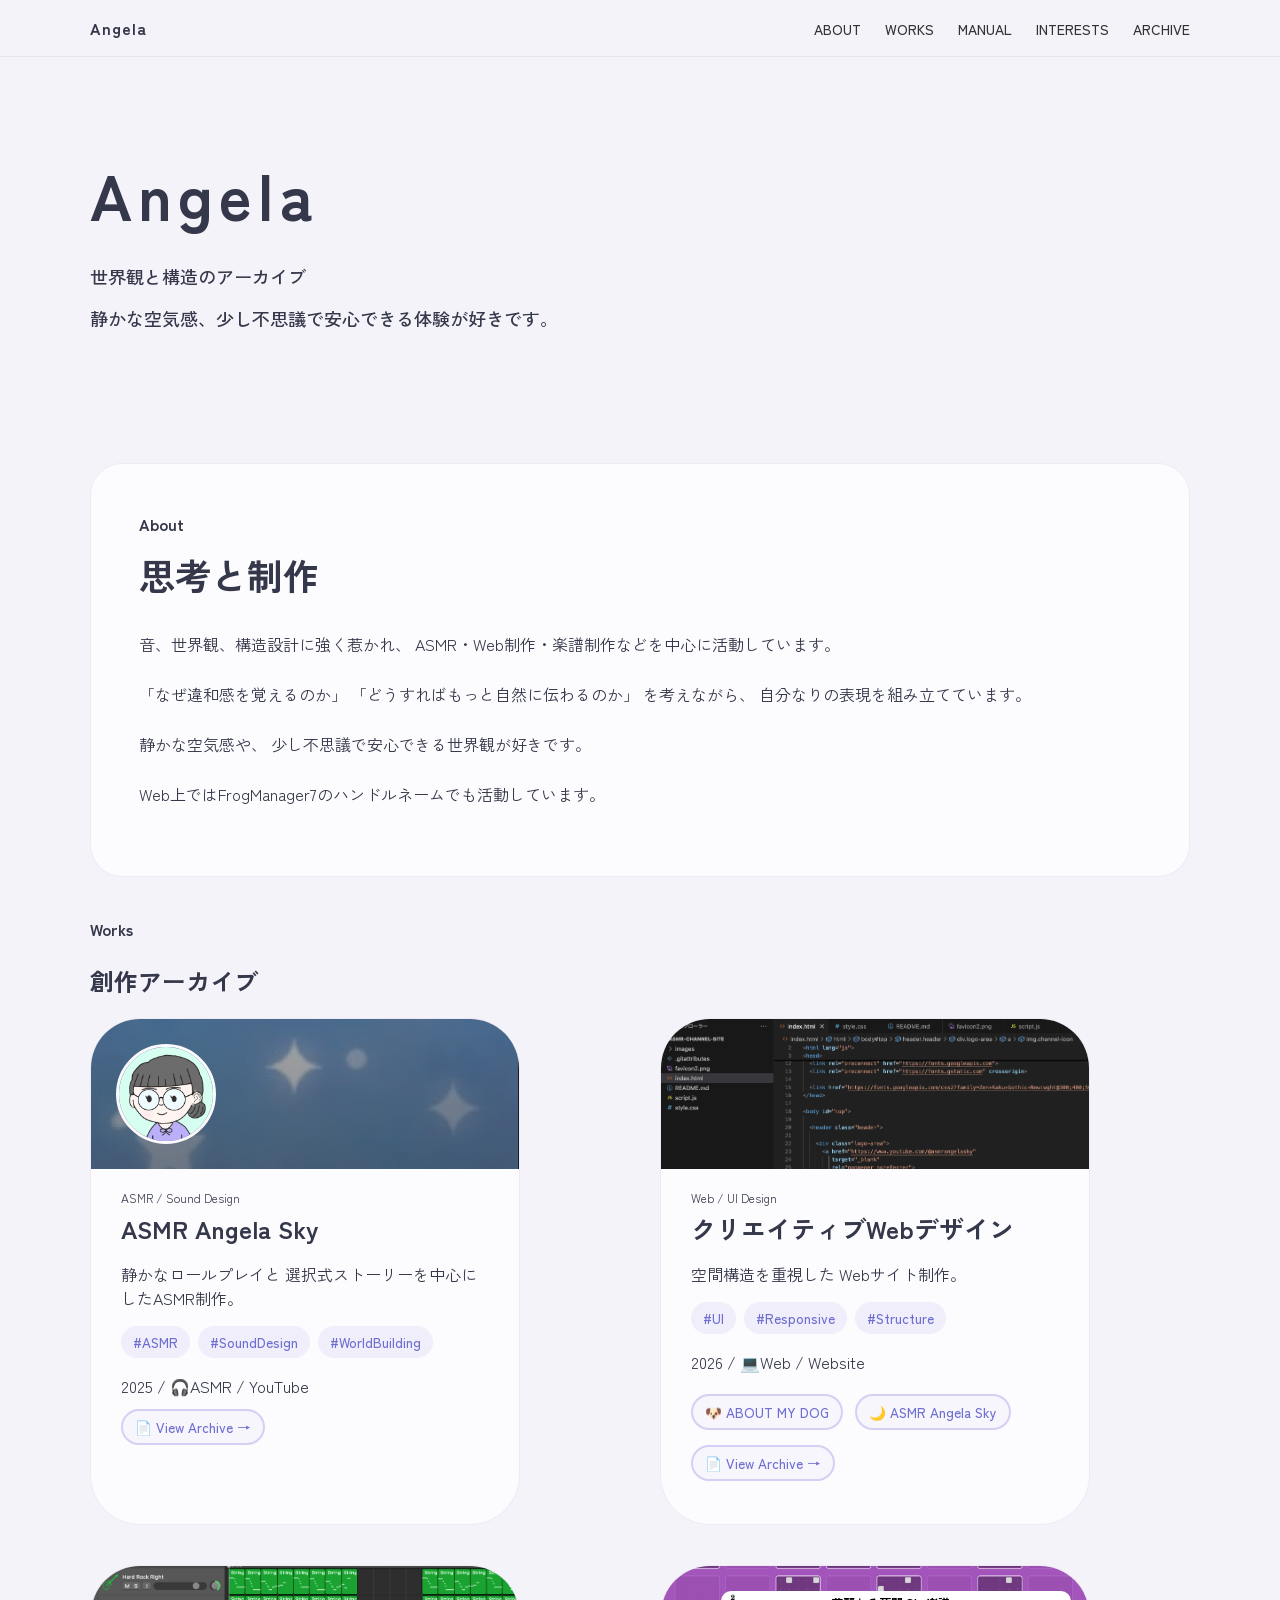
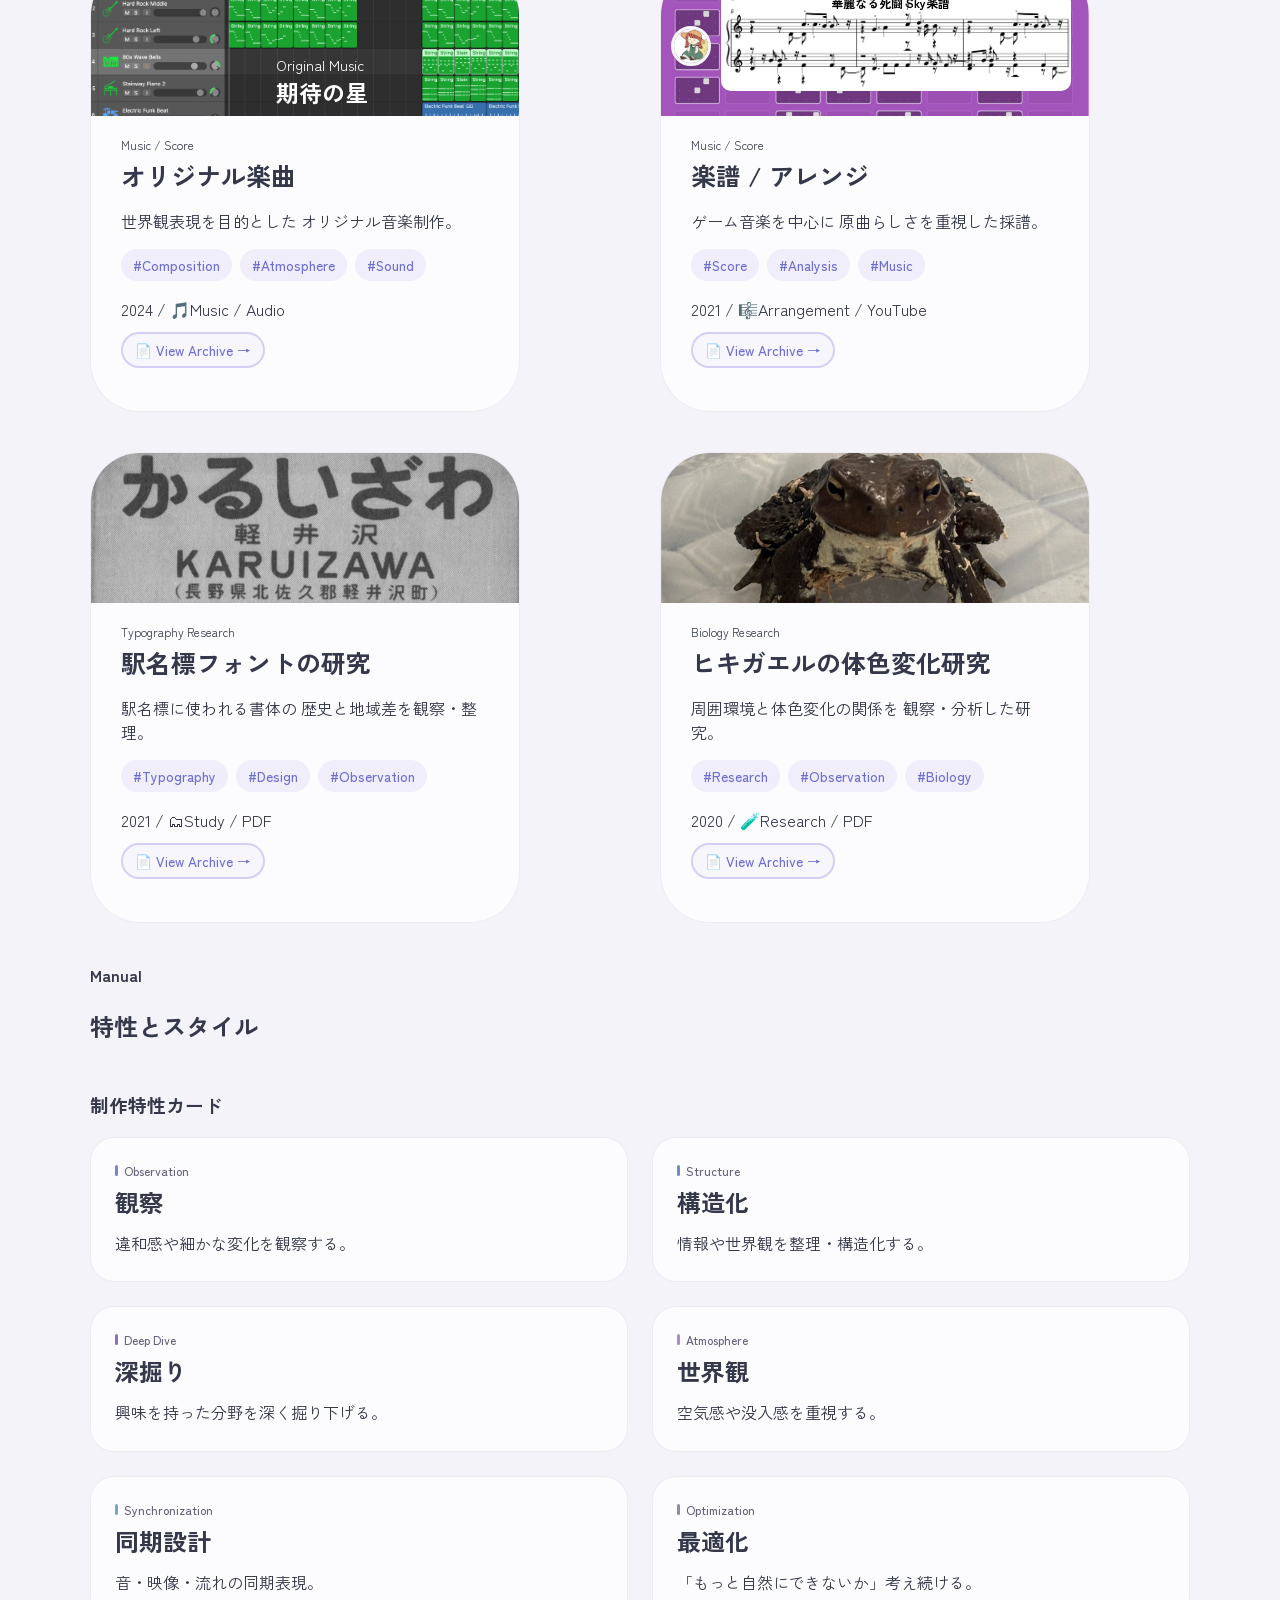
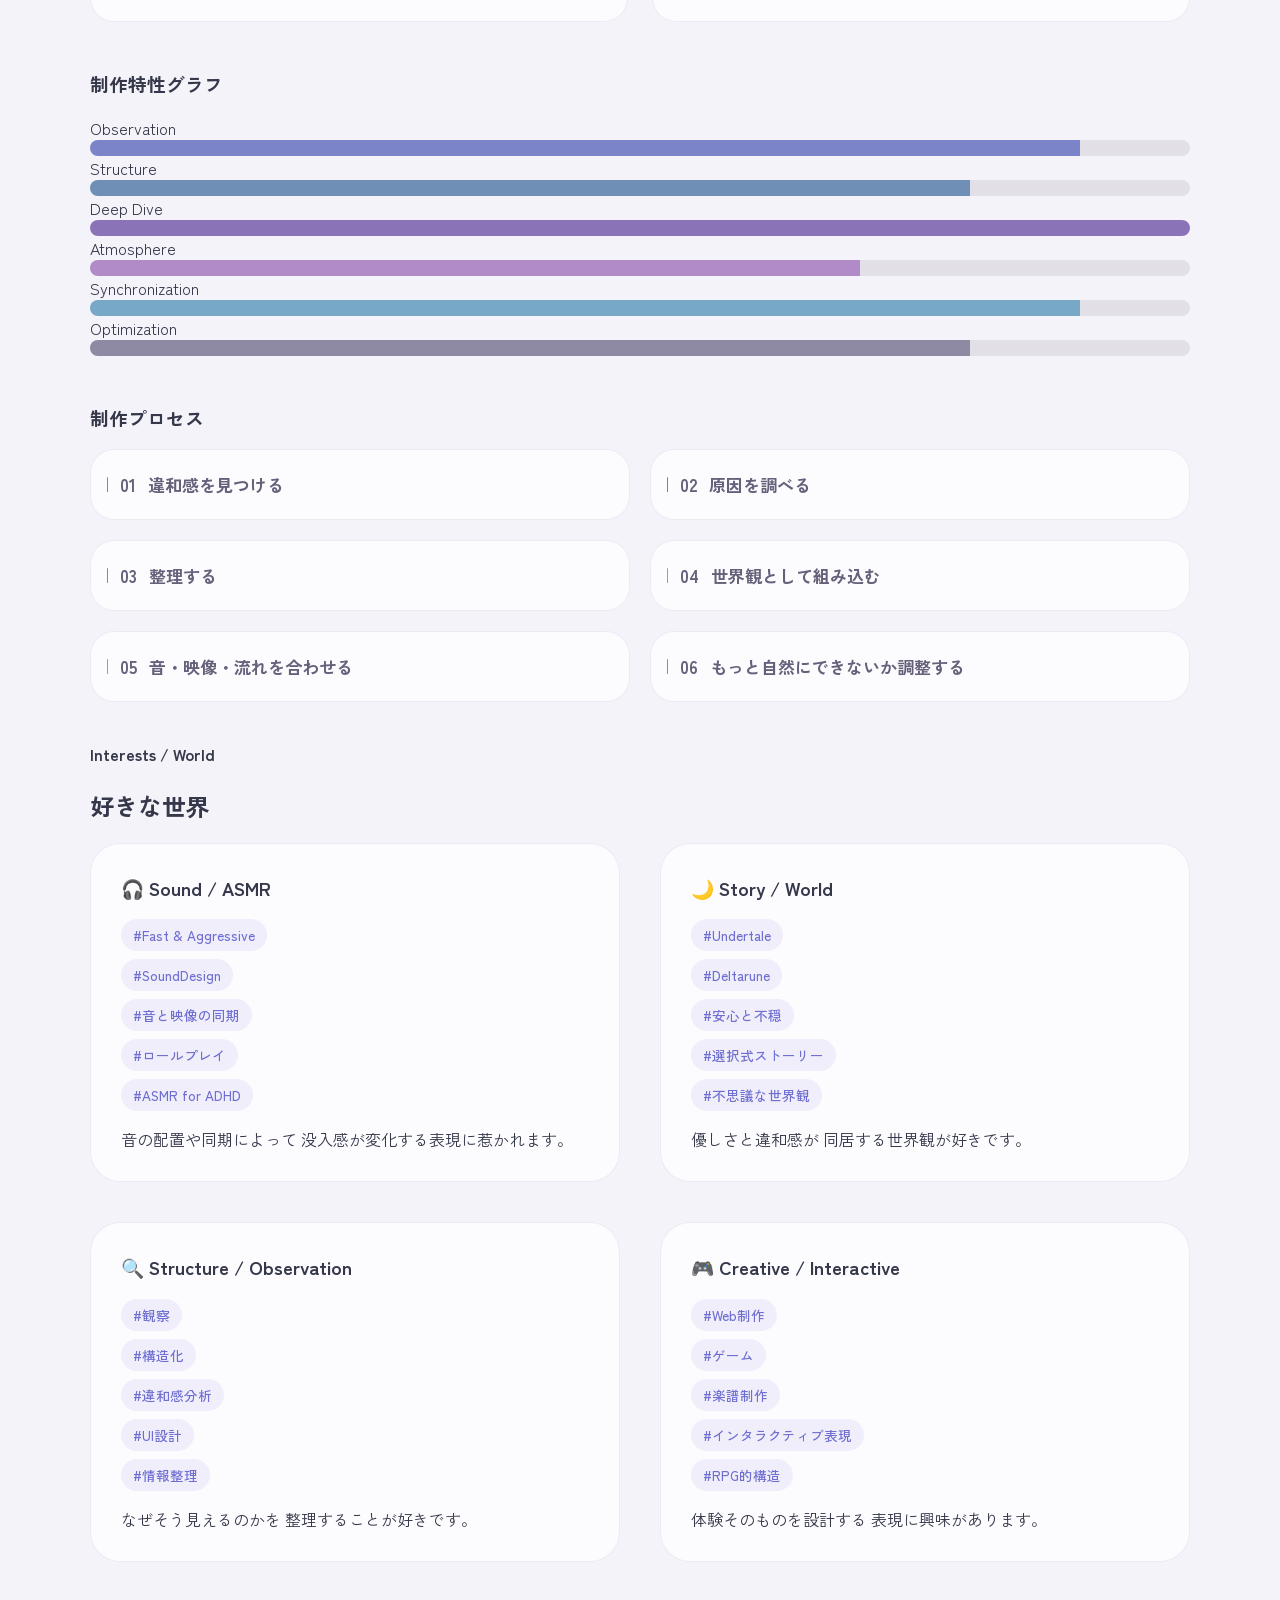
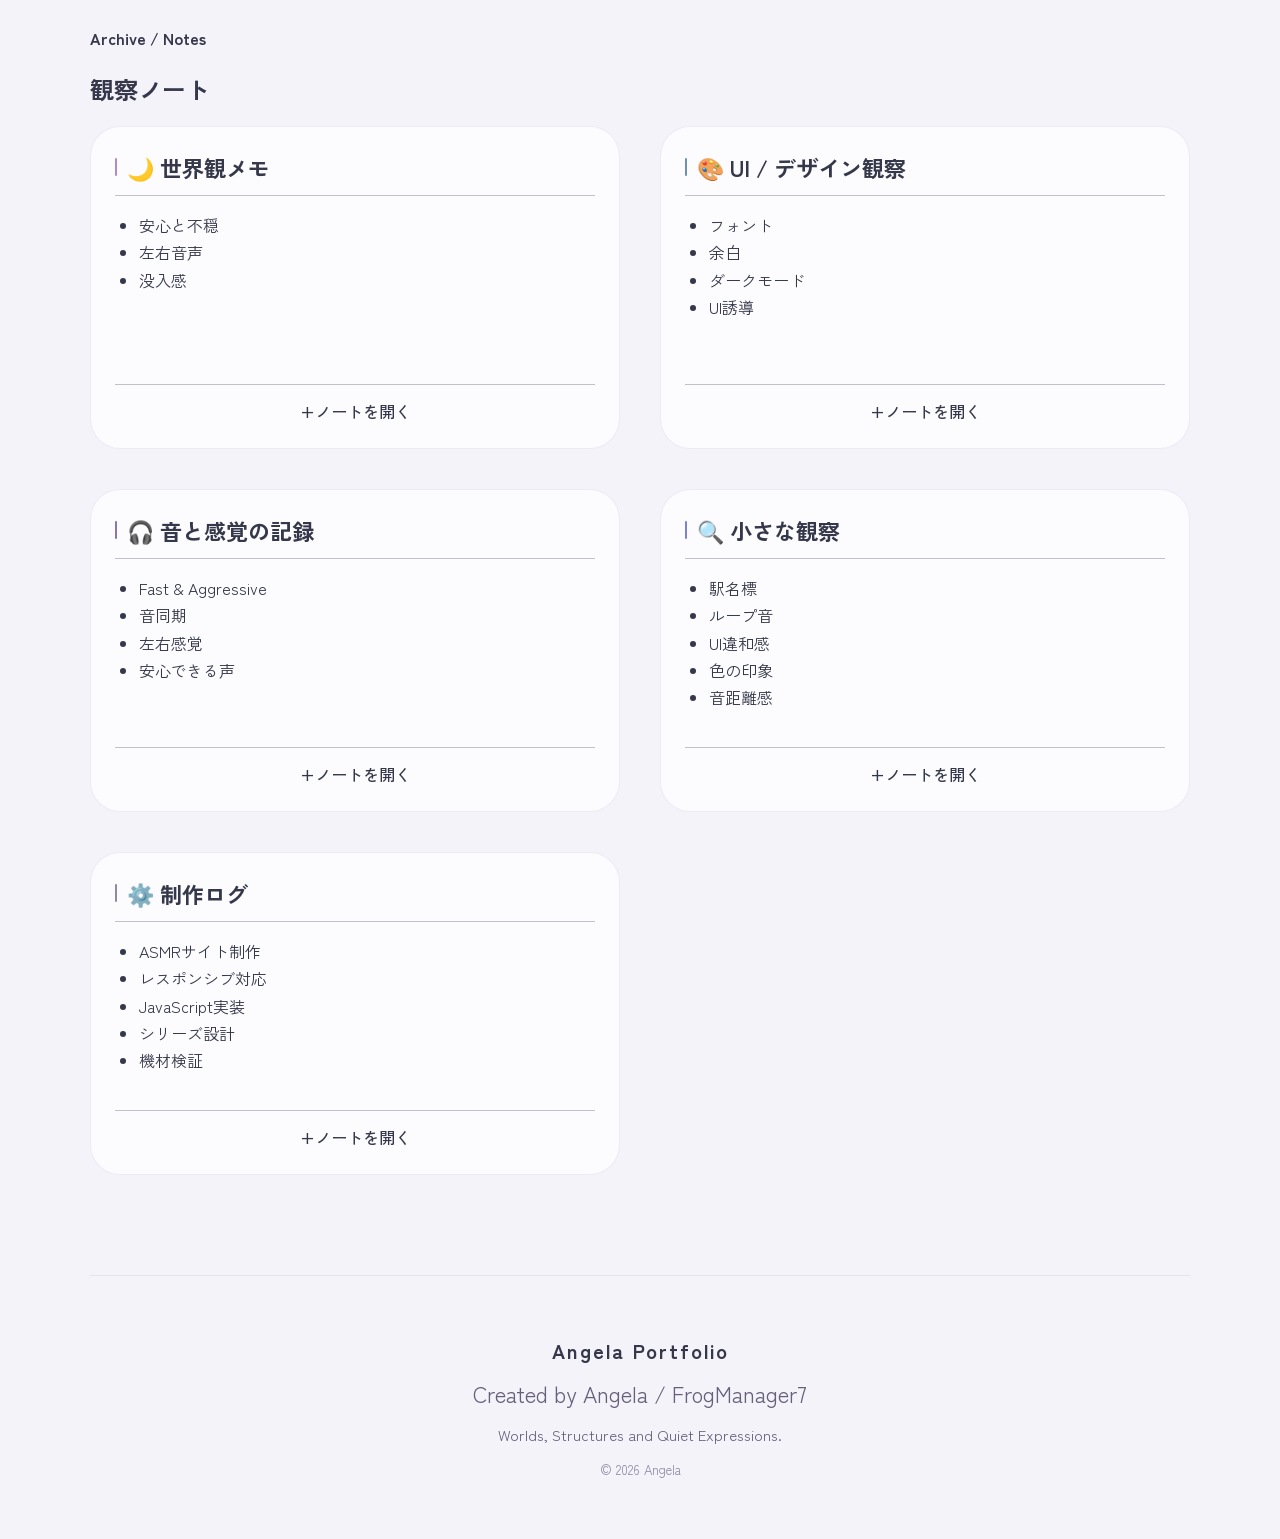
<file: index.html>
<!DOCTYPE html>
<html lang="ja">
<head>
  <meta charset="UTF-8">
  <meta name="viewport" content="width=device-width, initial-scale=1.0">
  <title>Angela Portfolio</title>

  <link rel="icon" type="image/png" href="./favicon.png?v=3">

  <link rel="stylesheet" href="style.css">

  <link rel="preconnect" href="https://fonts.googleapis.com">
  <link rel="preconnect" href="https://fonts.gstatic.com" crossorigin>

  <link href="https://fonts.googleapis.com/css2?family=Zen+Kaku+Gothic+New:wght@400;500;700&display=swap" rel="stylesheet">
</head>

<body>

 <header>
  <div class="container">

    <a href="#" class="logo">
      Angela
    </a>
    <button class="menu-button">☰</button>
    <nav class="nav-menu">
      <ul>
        <li><a href="#about">ABOUT</a></li>
        <li><a href="#works">WORKS</a></li>
        <li><a href="#manual">MANUAL</a></li>
        <li><a href="#interests">INTERESTS</a></li>
        <li><a href="#archive">ARCHIVE</a></li>
      </ul>
    </nav>

  </div> 
 </header>

 <main class="container">

  <section class="hero">
    <h1>Angela</h1>
    <p>世界観と構造のアーカイブ</p>
    <p>静かな空気感、少し不思議で安心できる体験が好きです。</p>
  </section>

  <section id="about" class="about">
    <h4>About</h4>
    <h2>思考と制作</h2>
    <p>
      音、世界観、構造設計に強く惹かれ、
      ASMR・Web制作・楽譜制作などを中心に活動しています。
    </p>
  
    <p>
      「なぜ違和感を覚えるのか」
      「どうすればもっと自然に伝わるのか」
      を考えながら、
      自分なりの表現を組み立てています。
    </p>
    <p>
      静かな空気感や、
      少し不思議で安心できる世界観が好きです。
    </p>
    <p>
      Web上ではFrogManager7のハンドルネームでも活動しています。
    </p>
  </section>

  <section id="works" class="works">
    <h4>Works</h4>
    <h2>創作アーカイブ</h2>
    <div class="works-grid">
     <div class="work-card">
      <div class="work-header">
       <img src="images/angela-banner.png" alt="Angela Sky Banner" class="angela-banner">
       <img src="images/angela-icon.jpg" alt="Angela Sky Icon" class="angela-icon">
      </div>
      <div class="work-content">
        <p class="work-label">ASMR / Sound Design</p>
        <h3>ASMR Angela Sky</h3>
        <p>
          静かなロールプレイと
          選択式ストーリーを中心にしたASMR制作。
        </p>
        <div class="tags">
          <span class="tag">#ASMR</span>
          <span class="tag">#SoundDesign</span>
          <span class="tag">#WorldBuilding</span>
        </div>
        <p>2025 / 🎧ASMR / YouTube</p>
        <a href="https://youtube.com/@asmrangelasky?si=-95gaFVhAXAsaj67" class="archive-link">
          📄 View Archive →
        </a>
      </div>
     </div>
    <div class="work-card">
      <img src="images/vscode-screen.png" alt="vscode-screen" class="vscode">
      <div class="work-content">
        <p class="work-label">Web / UI Design</p>
        <h3>クリエイティブWebデザイン</h3>
        <p>
          空間構造を重視した
          Webサイト制作。
        </p>
        <div class="tags">
          <span class="tag">#UI</span>
          <span class="tag">#Responsive</span>
          <span class="tag">#Structure</span>
        </div>
        <p>2026 / 💻Web / Website</p>
        <div class="project-links">
         <a href="https://frogmanager7.github.io/about-my-dog/" class="project-link">🐶 ABOUT MY DOG</a>
         <a href="https://frogmanager7.github.io/asmr-channel-site/" class="project-link">🌙 ASMR Angela Sky</a>
        </div>
        <a href="https://github.com/FrogManager7" class="archive-link">
          📄 View Archive →
        </a>
      </div>
    </div>
        <div class="work-card">
    <div class="work-header">
      <img src="images/logic-pro-screen.png" alt="logicpro-screen" class="logicpro">
      <div class="banner-text">
        <p>Original Music</p>
        <h4>期待の星</h4>
      </div>
    </div>
      <div class="work-content">
        <p class="work-label">Music / Score</p>
        <h3>オリジナル楽曲</h3>
        <p>
          世界観表現を目的とした
          オリジナル音楽制作。
        </p>
        <div class="tags">
          <span class="tag">#Composition</span>
          <span class="tag">#Atmosphere</span>
          <span class="tag">#Sound</span>
        </div>
        <p>2024 / 🎵Music / Audio</p>
        <a href="music-archive.html" class="archive-link">
          📄 View Archive →
        </a>
      </div>
    </div>
      <div class="work-card">
      <div class="work-header">
       <img src="images/anne-banner.png" alt="Anne Banner" class="anne-banner">
       <img src="images/anne-icon.jpg" alt="Anne Icon" class="anne-icon">
       <img src="images/anne-music-sheet.png" alt="Anne Music Sheet" class="anne-sheet">
        <div class="banner-text-sheet">
         <h4>華麗なる死闘  Sky楽譜</h4>
        </div>
      </div>
      <div class="work-content">
        <p class="work-label">Music / Score</p>
        <h3>楽譜 / アレンジ</h3>
        <p>
          ゲーム音楽を中心に
          原曲らしさを重視した採譜。
        </p>
        <div class="tags">
          <span class="tag">#Score</span>
          <span class="tag">#Analysis</span>
          <span class="tag">#Music</span>
        </div>
        <p>2021 / 🎼Arrangement / YouTube</p>
        <a href="https://youtube.com/@anne-frogmanager7?si=HGApWC9UzQ1VF5DT" class="archive-link">
          📄 View Archive →
        </a>
      </div>
     </div>
     <div class="work-card">
      <img src="images/station-banner.png" alt="station-banner" class="station">
      <div class="work-content">
        <p class="work-label">Typography Research</p>
        <h3>駅名標フォントの研究</h3>
        <p>
          駅名標に使われる書体の
          歴史と地域差を観察・整理。
        </p>
        <div class="tags">
          <span class="tag">#Typography</span>
          <span class="tag">#Design</span>
          <span class="tag">#Observation</span>
        </div>
        <p>2021 / 🗂Study / PDF</p>
        <a href="station-sign.html" class="archive-link">
          📄 View Archive →
        </a>
      </div>
    </div>
     <div class="work-card">
      <img src="images/toad-banner.png" alt="toad-banner" class="toad">
      <div class="work-content">
        <p class="work-label">Biology Research</p>
        <h3>ヒキガエルの体色変化研究</h3>
        <p>
          周囲環境と体色変化の関係を
          観察・分析した研究。
        </p>
        <div class="tags">
          <span class="tag">#Research</span>
          <span class="tag">#Observation</span>
          <span class="tag">#Biology</span>
        </div>
        <p>2020 / 🧪Research / PDF</p>
        <a href="color-change.html" class="archive-link">
          📄 View Archive →
        </a>
      </div>
     </div>
   </div>
  </section>

  <section id="manual" class="manual">
    <h4>Manual</h4>
    <h2>特性とスタイル</h2>
    <h3 class="subsection-title">制作特性カード</h3>

    <div class="manual-grid">
      <div class="manual-card">
       <div class="manual-label">
        <span class="manual-bar observation"></span>
        <span>Observation</span>
       </div>
       <h3>観察</h3>
       <p>違和感や細かな変化を観察する。</p>
      </div>
      <div class="manual-card">
       <div class="manual-label">
        <span class="manual-bar structure"></span>
        <span>Structure</span>
       </div>
       <h3>構造化</h3>
       <p>情報や世界観を整理・構造化する。</p>
      </div>
      <div class="manual-card">
       <div class="manual-label">
        <span class="manual-bar deep-dive"></span>
        <span>Deep Dive</span>
       </div>
       <h3>深掘り</h3>
       <p>興味を持った分野を深く掘り下げる。</p>
      </div>
      <div class="manual-card">
       <div class="manual-label">
        <span class="manual-bar atmosphere"></span>
        <span>Atmosphere</span>
       </div>
       <h3>世界観</h3>
       <p>空気感や没入感を重視する。</p>
      </div>
      <div class="manual-card">
       <div class="manual-label">
        <span class="manual-bar synchronization"></span>
        <span>Synchronization</span>
       </div>
       <h3>同期設計</h3>
       <p>音・映像・流れの同期表現。</p>
      </div>
      <div class="manual-card">
       <div class="manual-label">
        <span class="manual-bar optimization"></span>
        <span>Optimization</span>
       </div>
       <h3>最適化</h3>
       <p>「もっと自然にできないか」考え続ける。</p>
      </div>
    </div>
    <h3 class="subsection-title">制作特性グラフ</h3>
    <div class="skill-row">
      <span>Observation</span>

      <div class="skill-bar">
        <div class="skill-fill observation-bar"></div>
      </div>
    </div>
    <div class="skill-row">
      <span>Structure</span>

      <div class="skill-bar">
        <div class="skill-fill structure-bar"></div>
      </div>
    </div>
    <div class="skill-row">
      <span>Deep Dive</span>

      <div class="skill-bar">
        <div class="skill-fill deepdive-bar"></div>
      </div>
    </div>
    <div class="skill-row">
      <span>Atmosphere</span>

      <div class="skill-bar">
        <div class="skill-fill atmosphere-bar"></div>
      </div>
    </div>
    <div class="skill-row">
      <span>Synchronization</span>

      <div class="skill-bar">
        <div class="skill-fill synchronization-bar"></div>
      </div>
    </div>
    <div class="skill-row">
      <span>Optimization</span>

      <div class="skill-bar">
        <div class="skill-fill optimization-bar"></div>
      </div>
    </div>
    <h3 class="subsection-title">制作プロセス</h3>
    <div class="manual-process-section">
     <div class="manual-process-card">
       <div class="manual-label-process">
        <span class="manual-bar-process observation"></span>
        <span class="process-number">01</span>
        <p>違和感を見つける</p>
       </div>
     </div>
     <div class="manual-process-card">
       <div class="manual-label-process">
        <span class="manual-bar-process deep-dive"></span>
        <span class="process-number">02</span>
        <p>原因を調べる</p>
       </div>
     </div>
     <div class="manual-process-card">
       <div class="manual-label-process">
        <span class="manual-bar-process structure"></span>
        <span class="process-number">03</span>
        <p>整理する</p>
       </div>
     </div>
     <div class="manual-process-card">
       <div class="manual-label-process">
        <span class="manual-bar-process atmosphere"></span>
        <span class="process-number">04</span>
        <p>世界観として組み込む</p>
       </div>
     </div>
     <div class="manual-process-card">
       <div class="manual-label-process">
        <span class="manual-bar-process synchronization"></span>
        <span class="process-number">05</span>
        <p>音・映像・流れを合わせる</p>
       </div>
     </div>
     <div class="manual-process-card">
       <div class="manual-label-process">
        <span class="manual-bar-process optimization"></span>
        <span class="process-number">06</span>
        <p>もっと自然にできないか調整する</p>
       </div>
     </div>
    </div>

  </section>

  <section id="interests" class="interests">
    <h4>Interests / World</h4>
    <h2>好きな世界</h2>
    <div class="interests-grid">
     <div class="interest-card">
      <div class="interest-content">
        <h3>🎧 Sound / ASMR</h3>
        <div class="interest-tags">
          <span class="interest-tag">#Fast & Aggressive</span>
          <span class="interest-tag">#SoundDesign</span>
          <span class="interest-tag">#音と映像の同期</span>
          <span class="interest-tag">#ロールプレイ</span>
          <span class="interest-tag">#ASMR for ADHD</span>
        </div>
        <p>
          音の配置や同期によって
          没入感が変化する表現に惹かれます。
        </p>
      </div>
     </div>
     <div class="interest-card">
      <div class="interest-content">
        <h3>🌙 Story / World</h3>
        <div class="interest-tags">
          <span class="interest-tag">#Undertale</span>
          <span class="interest-tag">#Deltarune</span>
          <span class="interest-tag">#安心と不穏</span>
          <span class="interest-tag">#選択式ストーリー</span>
          <span class="interest-tag">#不思議な世界観</span>
        </div>
        <p>
          優しさと違和感が
          同居する世界観が好きです。
        </p>
      </div>
     </div>
     <div class="interest-card">
      <div class="interest-content">
        <h3>🔍 Structure / Observation</h3>
        <div class="interest-tags">
          <span class="interest-tag">#観察</span>
          <span class="interest-tag">#構造化</span>
          <span class="interest-tag">#違和感分析</span>
          <span class="interest-tag">#UI設計</span>
          <span class="interest-tag">#情報整理</span>
        </div>
        <p>
          なぜそう見えるのかを
          整理することが好きです。
        </p>
      </div>
     </div>
    <div class="interest-card">
      <div class="interest-content">
        <h3>🎮 Creative / Interactive</h3>
        <div class="interest-tags">
          <span class="interest-tag">#Web制作</span>
          <span class="interest-tag">#ゲーム</span>
          <span class="interest-tag">#楽譜制作</span>
          <span class="interest-tag">#インタラクティブ表現</span>
          <span class="interest-tag">#RPG的構造</span>
        </div>
        <p>
          体験そのものを設計する
          表現に興味があります。
        </p>
      </div>
     </div>
    </div>
  </section>

  <section id="archive" class="archive">
    <h4><br>Archive / Notes</h4>
    <h2>観察ノート</h2>

    <div class="notes-grid">
      <div class="notes-column">
      <div class="note-card">
        <div class="note-title">
          <span class="archive-bar atmosphere"></span>
          <h3>🌙 世界観メモ</h3>
        </div>

        <ul class="note-keywords">
          <li>安心と不穏</li>
          <li>左右音声</li>
          <li>没入感</li>
        </ul>

        <div class="note-detail">
          <p>
            安心できる空間の中に、<br>
            わずかな違和感が存在する世界観に惹かれる。
          </p>

          <p>
            左右音声は、<br>
            内面と現実を表現する方法としてよく使用している。
          </p>

          <p>
            没入感は、<br>
            音・映像・導線が揃った時に生まれる。
          </p>
        </div>

        <button class="note-toggle" type="button">
           +ノートを開く
        </button>

      </div>
      <div class="note-card">
        <div class="note-title">
          <span class="archive-bar deep-dive"></span>
          <h3>🎧 音と感覚の記録</h3>
        </div>

        <ul class="note-keywords">
          <li>Fast & Aggressive</li>
          <li>音同期</li>
          <li>左右感覚</li>
          <li>安心できる声</li>
        </ul>

        <div class="note-detail">
          <p>
            Fast & Aggressiveは、<br>
            刺激だけでなく、音と映像の一体感が生まれやすい。
          </p>

          <p>
            音同期は、<br>
            没入感を生み出す重要な要素である。
          </p>

          <p>
            左右感覚は、<br>
            内面と現実、過去と現在などの表現に応用している。
          </p>
          <p>
            安心できる声は、<br>
            静かな導き手のような役割を持つ。
          </p>
        </div>

        <button class="note-toggle" type="button">
         +ノートを開く
        </button>

      </div>
      <div class="note-card">
        <div class="note-title">
          <span class="archive-bar optimization"></span>
          <h3>⚙️ 制作ログ</h3>
        </div>

        <ul class="note-keywords">
          <li>ASMRサイト制作</li>
          <li>レスポンシブ対応</li>
          <li>JavaScript実装</li>
          <li>シリーズ設計</li>
          <li>機材検証</li>
        </ul>

        <div class="note-detail">
          <p>
            ASMRサイト制作では、<br>
            世界観と情報整理の両立を意識している。
          </p>

          <p>
            レスポンシブ対応は、<br>
            デバイスごとに見やすさを調整している。
          </p>

          <p>
            JavaScript実装では、<br>
            動きによる体験向上を研究している。
          </p>
          <p>
            シリーズ設計では、<br>
            選択肢や分岐による物語体験を試している。
          </p>
          <p>
            機材検証では、<br>
            マイクや録音環境による変化を記録している。
          </p>
        </div>

        <button class="note-toggle" type="button">
         +ノートを開く
        </button>

      </div>
    </div>

    <div class="notes-column">
    <div class="note-card">
        <div class="note-title">
          <span class="archive-bar structure"></span>
          <h3>🎨 UI / デザイン観察</h3>
        </div>

        <ul class="note-keywords">
          <li>フォント</li>
          <li>余白</li>
          <li>ダークモード</li>
          <li>UI誘導</li>
        </ul>

        <div class="note-detail">
          <p>
            フォントは、<br>
            作品や世界観の印象を大きく左右する。
          </p>

          <p>
            余白は、<br>
            情報の読みやすさだけでなく、空気感や安心感にも影響する。
          </p>

          <p>
            ダークモードについては、<br>
            夜でも心が落ち着くような、ダークな配色に惹かれる。
          </p>
          <p>
            UI誘導は、<br>
            ユーザーが自然に次の行動を選べる状態を指している。
          </p>
        </div>

        <button class="note-toggle" type="button">
         +ノートを開く
        </button>

      </div>

      <div class="note-card">
        <div class="note-title">
          <span class="archive-bar observation"></span>
          <h3>🔍 小さな観察</h3>
        </div>

        <ul class="note-keywords">
          <li>駅名標</li>
          <li>ループ音</li>
          <li>UI違和感</li>
          <li>色の印象</li>
          <li>音距離感</li>
        </ul>

        <div class="note-detail">
          <p>
            駅名標は、<br>
            地域ごとの書体やデザインの違いが面白い。
          </p>

          <p>
            ループ音は、<br>
            どこでつながっているかわからない自然さに惹かれる。
          </p>

          <p>
            UI違和感は、<br>
            「なぜ使いにくいのか」を考えるきっかけになる。
          </p>
          <p>
            色の印象は、<br>
            同じ色でも組み合わせによって大きく変化する。
          </p>
          <p>
            音距離感は、<br>
            録音やASMRの没入感に大きく影響する。
          </p>
        </div>

        <button class="note-toggle" type="button">
         +ノートを開く
        </button>

      </div>
      </div>

      </div>

    </div>
  </section>
  <footer>
    <p>Angela Portfolio</p>
    <p>Created by Angela / FrogManager7</p>
    <p>Worlds, Structures and Quiet Expressions.</p>
    <p>© 2026 Angela</p>
  </footer>

  </main>
  <script src="script.js"></script>
</body>
</html>
</file>
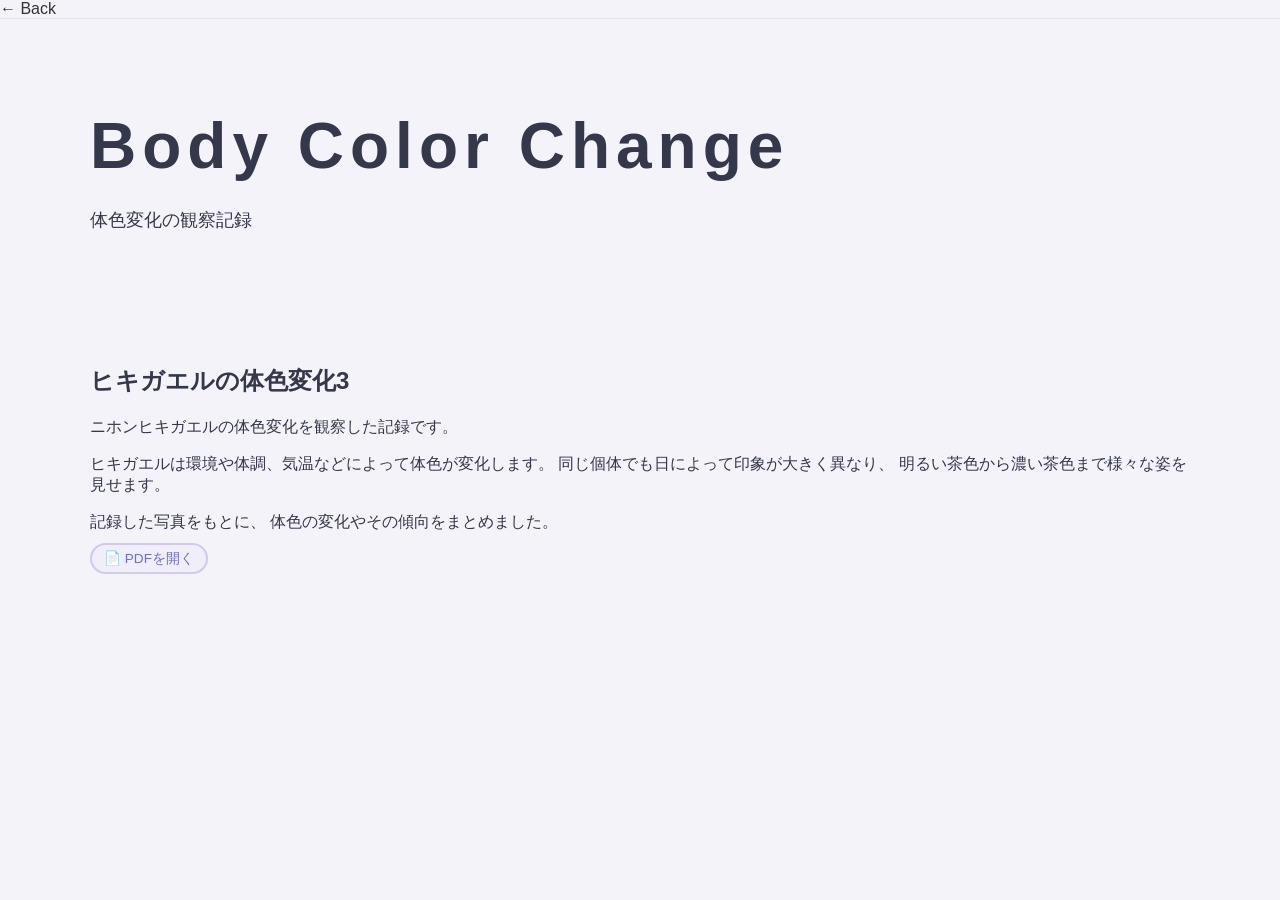
<file: color-change.html>
<!DOCTYPE html>
<html lang="ja">
<head>
    <meta charset="UTF-8">
    <meta name="viewport" content="width=device-width, initial-scale=1.0">
    <title>Station Sign Research</title>

    <link rel="stylesheet" href="style.css">
</head>

<body>

<header>
    <a href="index.html">← Back</a>
</header>

<main class="container">

    <section class="hero">
        <h1>Body Color Change</h1>
        <p>体色変化の観察記録</p>
    </section>

    <section class="archive-card">

        <h2>ヒキガエルの体色変化3</h2>

        <p>
            ニホンヒキガエルの体色変化を観察した記録です。
        </p>
        <p>
            ヒキガエルは環境や体調、気温などによって体色が変化します。
            同じ個体でも日によって印象が大きく異なり、
            明るい茶色から濃い茶色まで様々な姿を見せます。
        </p>
        <p>
            記録した写真をもとに、
            体色の変化やその傾向をまとめました。
        </p>
        <a href="archive/ヒキガエルの体色変化3.pdf"
           target="_blank"
           class="archive-link">
            📄 PDFを開く
        </a>

    </section>

</main>

</body>
</html>
</file>
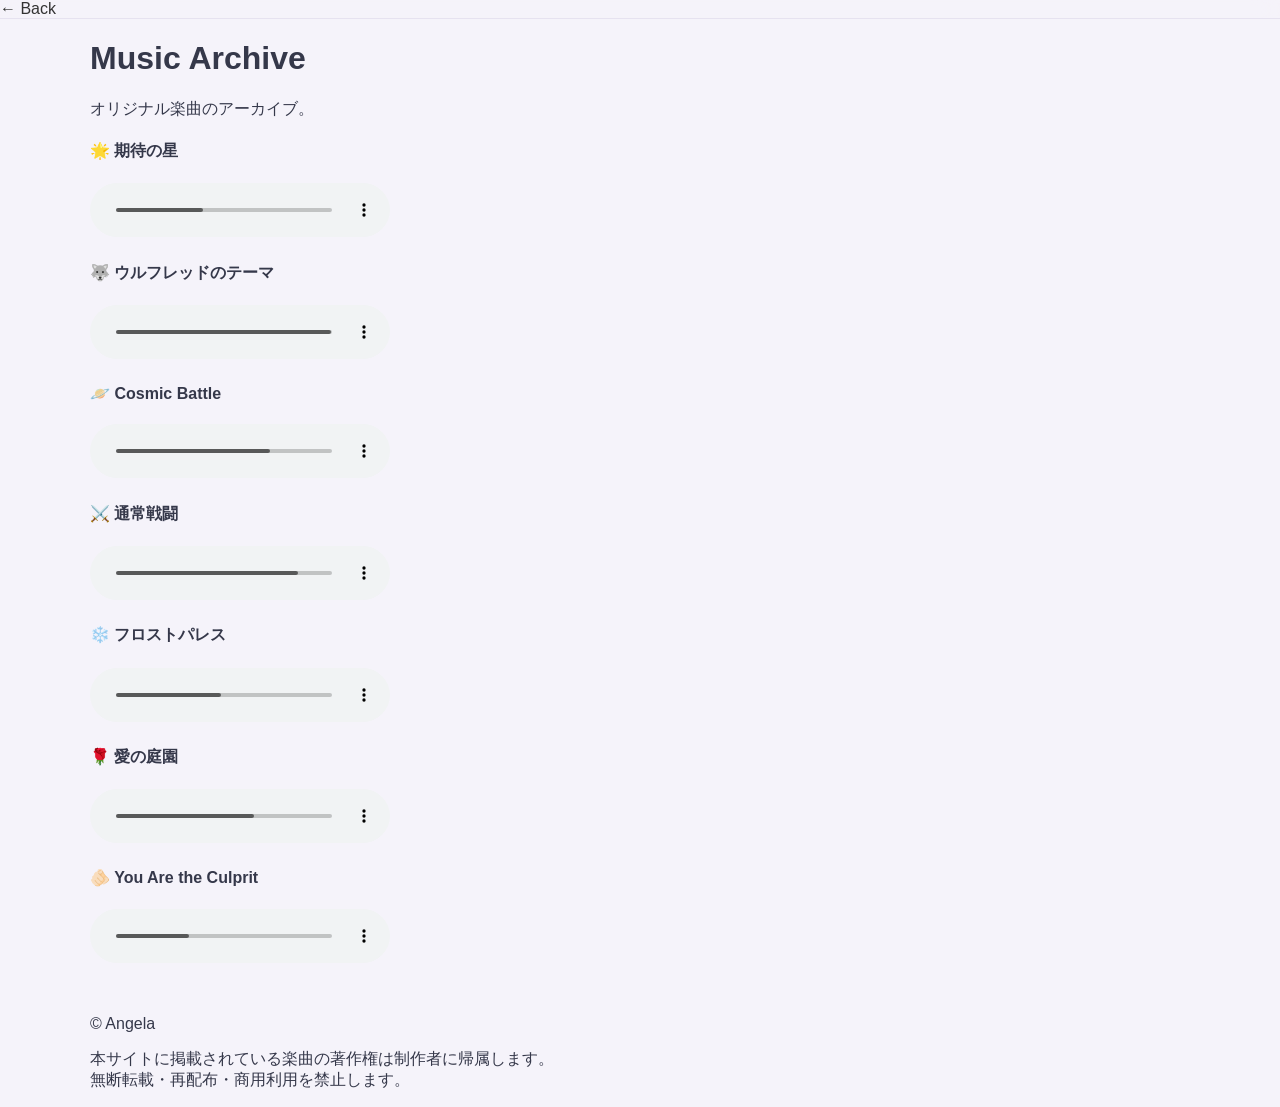
<file: music-archive.html>
<!DOCTYPE html>
<html lang="ja">
<head>
  <meta charset="UTF-8">
  <meta name="viewport" content="width=device-width, initial-scale=1.0">
  <title>Music Archive</title>
  <link rel="stylesheet" href="style.css?v=3">
</head>

<body>

<header>
    <a href="index.html">← Back</a>
</header>

<main class="container">

  <h1>Music Archive</h1>

  <p>オリジナル楽曲のアーカイブ。</p>

  <h4>🌟 期待の星</h4>

  <audio controls>
  <source src="music/期待の星.mp3" type="audio/mpeg">
  </audio>

  <h4>🐺 ウルフレッドのテーマ</h4>

  <audio controls>
  <source src="music/ウルフレッドのテーマ.mp3" type="audio/mpeg">
  </audio>

  <h4>🪐 Cosmic Battle</h4>

  <audio controls>
  <source src="music/CosmicBattle.mp3" type="audio/mpeg">
  </audio>

  <h4>⚔️ 通常戦闘</h4>

  <audio controls>
  <source src="music/通常戦闘.mp3" type="audio/mpeg">
  </audio>

  <h4>❄️ フロストパレス</h4>

  <audio controls>
  <source src="music/フロストパレス.mp3" type="audio/mpeg">
  </audio>

  <h4>🌹 愛の庭園</h4>

  <audio controls>
  <source src="music/愛の庭園.mp3" type="audio/mpeg">
  </audio>

  <h4>🫵🏻 You Are the Culprit</h4>

  <audio controls>
  <source src="music/YouAreTheCulprit.mp3" type="audio/mpeg">
  </audio>

  <p class="copyright">© Angela<p>
  <p>
    本サイトに掲載されている楽曲の著作権は制作者に帰属します。<br>
    無断転載・再配布・商用利用を禁止します。
  </p>
</main>

</body>
</html>
</file>
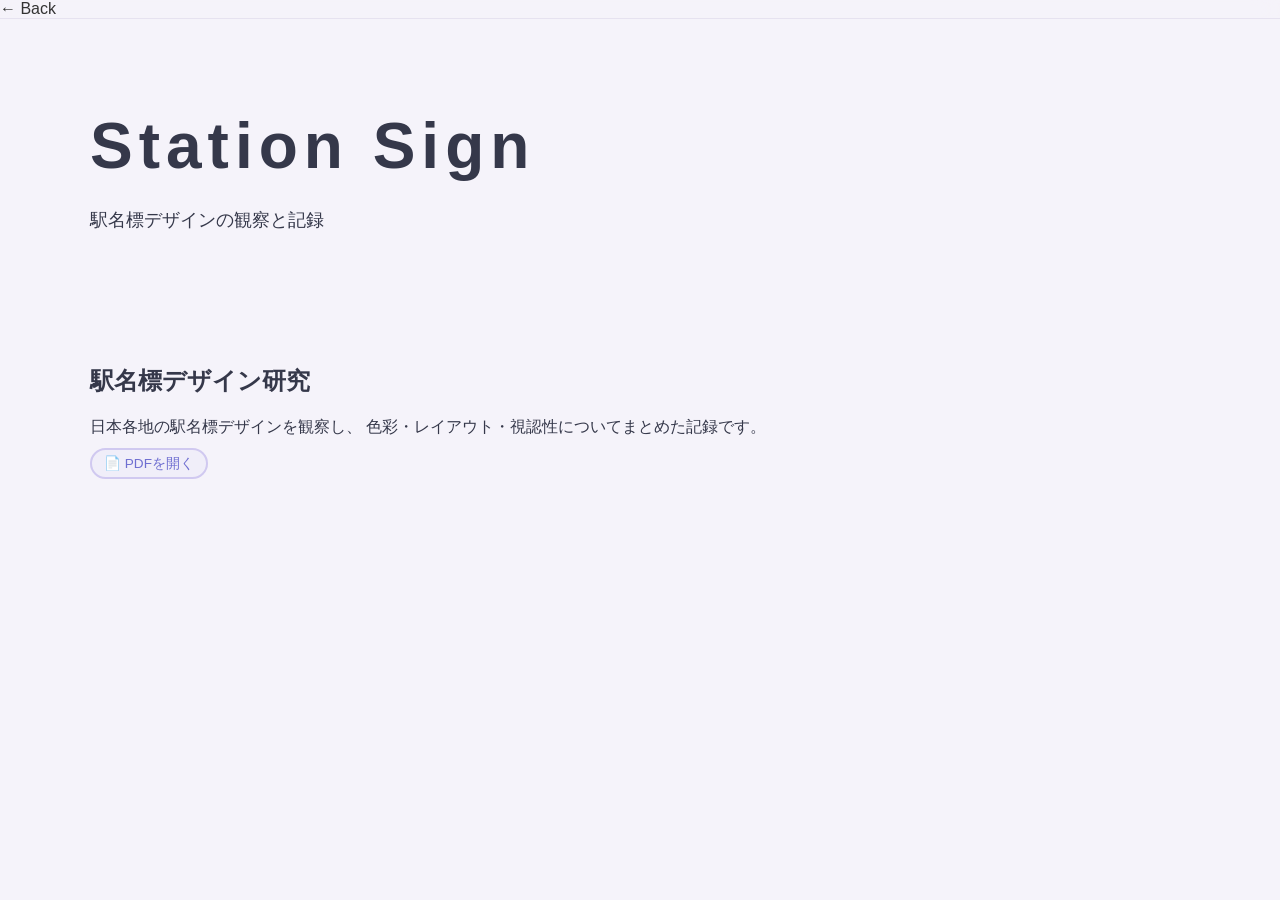
<file: station-sign.html>
<!DOCTYPE html>
<html lang="ja">
<head>
    <meta charset="UTF-8">
    <meta name="viewport" content="width=device-width, initial-scale=1.0">
    <title>Station Sign Research</title>

    <link rel="stylesheet" href="style.css">
</head>

<body>

<header>
    <a href="index.html">← Back</a>
</header>

<main class="container">

    <section class="hero">
        <h1>Station Sign</h1>
        <p>駅名標デザインの観察と記録</p>
    </section>

    <section class="archive-card">

        <h2>駅名標デザイン研究</h2>

        <p>
            日本各地の駅名標デザインを観察し、
            色彩・レイアウト・視認性についてまとめた記録です。
        </p>

        <a href="archive/文字鉄-駅名標フォントの歴史-.pdf"
           target="_blank"
           class="archive-link">
            📄 PDFを開く
        </a>

    </section>

</main>

</body>
</html>
</file>
<file: style.css>
* {
    box-sizing: border-box;
}

body {
  margin: 0;
  background-color: #f5f3fa;
  font-family: "Zen Kaku Gothic New", sans-serif;
  color: #35384a;
}

.container {
  width: 90%;
  max-width: 1100px;
  margin: 0 auto;
}

html {
    scroll-behavior: smooth;
    scroll-padding-top: 80px;
}

section {
    margin-bottom: 40px;
}

header {
    position: sticky;
    top: 0;
    z-index: 1000;

    background: rgba(245,243,250,0.85);
    backdrop-filter:blur(12px);

    border-bottom: 1px solid rgba(120,110,170,0.12);
}

header .container {
    display: flex;
    justify-content: space-between;
    align-items: center;

    padding: 16px 0;
}

.logo {
    text-decoration: none;
    color: #35384a;
    font-weight: 700;
    letter-spacing: 1px;
}

.logo:hover {
    opacity: 0.7;
}

nav ul {
    display: flex;
    gap: 24px;
    list-style: none;
    margin: 0;
    padding: 0;
}

.menu-button {
    display: none;
    background: transparent;
    border: none;
    font-size: 28px;
    cursor: pointer;
    color: #35384a;
}

nav a {
    text-decoration: none;
    color: #35384a;
    font-size: 14px;
    font-weight: 500;
}

.hero {
    display: flex;
    flex-direction: column;
    align-items: flex-start;

    padding: 90px 0 80px;
}


.hero h1{
    font-size: 64px;
    font-weight: 700;
    letter-spacing: 6px;
    margin: 0 0 20px;
}

.hero p {
    font-weight: 500;
    font-size: 18px;
    line-height: 1.9;
    margin: 0 0 8px;
}

.about {
    background: rgba(255,255,255,0.72);
    border: 1px solid rgba(120,110,170,0.12);
    border-radius: 32px;
    padding: 48px;
}

.about h4 {
    margin: 0 0 12px;
}

.about h2 {
    margin: 0 0 28px;
    font-size: 36px;
}

.about p {
    line-height: 2;
    margin: 0 0 18px;
}

.works-grid {
    display: grid;

    grid-template-columns: repeat(2, 1fr);

    gap: 40px;
}

.work-card {
    width: 100%;
    background: rgba(255,255,255,0.72);
    border: 1px solid rgba(120,110,170,0.12);
    border-radius: 50px;
    max-width: 430px;
    overflow: hidden;
    padding: 0;
    gap: 0;
}

.work-content{
    margin-top: 0px;
    margin-left: 30px;
    margin-right: 30px;
    margin-bottom: 50px;
}

.work-label {
    font-size: 12px;
    margin-top: 20px;
    margin-bottom: 0;
}

.work-content h3{
    font-size: 25px;
    margin-top: 4px;
    margin-bottom: 5px;
}

.work-header {
    position: relative;
    height: 150px;
    margin-bottom: 0;
}

.angela-banner {
    width:100%;
    height: 150px;
    object-fit: cover;
    display: block;
}

.angela-icon {
    width: 100px;
    height: 100px;
    border-radius: 50%;
    object-fit: cover;

    position: absolute;
    bottom: 25px;
    left: 25px;

    border: 3px solid #faf8fc;
}

.logicpro {
    width:100%;
    height: 150px;
    object-fit: cover;
    display: block;
}

.banner-text {
    position: absolute;

    left: 185px;
    bottom: 7px;

    color: white;
}

.banner-text p {
    margin: 0;
    font-size: 14.5px;
}

.banner-text h4 {
    margin: 0;
    font-size: 23px;
}

.tags {
    display: flex;
    flex-wrap: wrap;
    gap: 8px;
}

.tag {
    background-color: rgba(127,106,216, 0.09);
    color: #6f6fd1;

    padding: 6px 12px;

    border-radius: 999px;

    font-size: 0.85rem;
    font-weight: 500;
}

.archive-link {
    text-decoration: none;
    background-color: rgba(127,106,216, 0.04);
    color: #6f6fd1;

    padding:6px 12px;

    border-radius: 999px;
    border: 2px solid rgba(127,106,216, 0.28);

    font-size: 0.85rem;
    font-weight: 500;
}

.vscode{
    width:100%;
    height: 150px;
    object-fit: cover;
    display: block;
}

.project-links {
    display: flex;
    gap: 12px;
    flex-wrap: wrap;
    margin: 20px 0;
}

.project-link {
    text-decoration: none;
    background-color: rgba(127,106,216, 0.04);
    color: #6f6fd1;

    padding:6px 12px;

    border-radius: 999px;
    border: 2px solid rgba(127,106,216, 0.28);

    font-size: 0.85rem;
    font-weight: 500;

    white-space: nowrap;

}

.anne-banner {
    width:100%;
    height: 150px;
    object-fit: cover;
    display: block;
}

.anne-icon {
    width: 40px;
    height: 40px;
    border-radius: 50%;
    object-fit: cover;

    position: absolute;
    bottom: 50px;
    left: 10px;

    border: 3px solid #faf8fc;
}

.anne-sheet {
    width: 350px;
    height: 100px;
    border-radius: 10px;
    object-fit: cover;
    position: absolute;
    bottom: 25px;
    left: 60px;
}

.banner-text-sheet {
    position: absolute;

    left: 170px;
    bottom: 105px;

    color: black;
}

.banner-text-sheet h4{
  margin: 0;
  font-size: 12px;
}

.station {
    width:100%;
    height: 150px;
    object-fit: cover;
    display: block;
}

.toad {
    width:100%;
    height: 150px;
    object-fit: cover;
    display: block;
}

.manual-grid {
    display: grid;
    grid-template-columns: repeat(2, 1fr);
    gap: 24px;
}

.manual-card {
    background: rgba(255,255,255,0.72);
    border: 1px solid rgba(120,110,170,0.12);
    border-radius: 24px;
    padding: 24px;
}

.manual-label {
    display: flex;
    align-items: center;
    gap: 6px;

    font-size: 12px;
    color: #66607a;
    font-weight: 500;
}

.manual-bar {
    width: 3px;
    height: 11px;
    border-radius: 999px;
    display: inline-block;
}

.observation {
    background-color: #7b83c9;
}

.structure {
    background-color: #6f8fb7;
}

.deep-dive {
    background-color: #8b73b8;
}

.atmosphere {
    background-color: #b08bc7;
}

.synchronization {
    background-color: #78a8c8;
}

.optimization {
    background-color: #8f8aa3;
}

.manual-card h3 {
    margin: 5px 0 10px;
    font-size: 24px;
}

.manual-card p {
    margin: 0;
    line-height: 1.8;
}

.skill-bar {
    width: 100%;
    height: 16px;

    background-color: rgba(0,0,0,0.08);
    
    border-radius: 999px;
    overflow: hidden;
}

.skill-fill {
    height: 100%;
}

.observation-bar {
    width: 90%;
    background-color: #7b83c9;
}

.structure-bar {
    width: 80%;
    background-color: #6f8fb7;
}

.deepdive-bar {
    width: 100%;
    background-color: #8B73B8;
}

.atmosphere-bar {
    width: 70%;
    background-color: #B08BC7;
}

.synchronization-bar {
    width: 90%;
    background-color: #78A8C8;
}

.optimization-bar {
    width: 80%;
    background-color: #8F8AA3;
}

.manual-process-section {
    display: grid;
    grid-template-columns: repeat(2, 1fr);
    gap: 20px;
}

.manual-process-card {
    background: rgba(255,255,255,0.72);
    border: 1px solid rgba(120,110,170,0.12);
    border-radius: 24px;
    padding: 5px 16px;
}

.manual-bar-process {
    width: 1px;
    height: 15px;
    border-radius: 999px;
    display: inline-block;
}

.manual-label-process {
    display: flex;
    align-items: center;
    gap: 12px;

    font-size: 17px;
    color: #66607a;
    font-weight: 700;
}

.interests-grid {
    display: grid;

    grid-template-columns: repeat(2, 1fr);

    gap: 40px;
}

.interest-card {
    width: 100%;
    background: rgba(255,255,255,0.72);
    border: 1px solid rgba(120,110,170,0.12);
    border-radius: 30px;
}

.interest-content{
    margin: 30px;
}

.interest-tags {
    display: flex;
    flex-direction: column;
    align-items: flex-start;
    gap: 8px;
    min-height: 150px;
}

.interest-tag {
    display: inline-block;
    width: fit-content;
    max-width: 100%;

    background-color: rgba(127,106,216, 0.09);
    color: #6f6fd1;

    padding: 6px 12px;
    border-radius: 999px;

    font-size: 0.85rem;
    font-weight: 500;
}

.notes-grid {
    display: grid;
    grid-template-columns: repeat(2, 1fr);
    gap: 40px;
    align-items: start;
}

.notes-column {
    display: flex;
    flex-direction: column;
    gap: 40px;
}

.note-card {
    background: rgba(255,255,255,0.72);
    border: 1px solid rgba(120,110,170,0.12);
    border-radius: 30px;
    padding: 24px;

    display: flex;
    flex-direction: column;
    width: 100%;

    align-self: start;
}

.note-title {
    display: flex;
    align-items: center;
    gap: 10px;
    border-bottom:1px solid rgba(80,80,100,0.35);
    padding-bottom: 12px;
}

.note-title h3 {
    margin: 0;
    font-size: 22px;
}

.note-keywords {
    min-height: 140px;
    margin:16px 0;
    padding-left: 24px;
    line-height: 1.7;
}

.note-detail {
    display: none;
    border-top: 1px solid rgba(80,80,100,0.35);
    margin-top:16px;
}

.note-card.open .note-detail {
    display: block;
}

.note-detail p {
    border-bottom: 1px solid rgba(80,80,100,0.35);
    padding: 16px 0;
    margin: 0;
    line-height: 1.8;
}

.note-detail p:last-child {
    border-bottom: none;
}

.note-toggle {
    margin-top: 16px;
    padding-top: 14px;
    border: none;
    border-top: 1px solid rgba(80,80,100,0.35);
    background: transparent;
    color: #35384a;
    font: inherit;
    font-weight: 500;
    cursor: pointer; 
}

.archive-bar {
    width: 2px;
    height: 18px;
    border-radius: 999px;
    display: inline-block;
}

footer {
    margin-top: 100px;
    padding: 60px 20px;

    text-align: center;

    border-top: 1px solid rgba(120,110,170,0.12);

    color: #66607a;
}

footer p {
    margin: 0;
}

footer p:first-child {
    font-size: 20px;
    font-weight:700;
    letter-spacing:2px;

    color: #35384a;

    margin-bottom: 12px;
}

footer p:nth-child(2) {
    font-size: 22px;
    margin-bottom: 15px;
}

footer p:last-child {
    font-size: 13px;
    color: #8f8aa3;
}

footer p:nth-child(3) {
    font-size: 15px;
    margin-bottom: 15px;
}

header a {
    text-decoration: none;
    color: #333333;
}

header a:hover {
    opacity: 0.7;
}

nav {
    display: flex;
    gap: 30px;
}

nav a {
    text-decoration: none;
    color: #333333;
}

nav a:hover {
    opacity: 0.7;
}

.back-button {
    display: flex;
    align-items: center;
    justify-content: center;

    width: 60px;
    height: 60px;

    border-radius: 50%;

    background-color: #b9977b;
    color: white;

    text-decoration: none;
    font-size: 24px;

    margin: 40px auto;

    position: fixed;
    right: 30px;
    bottom: 10px;
}

.back-button:hover {
    opacity: 0.8;
}

.subsection-title {
    margin-top: 48px;
}

.copyright {
  margin-top: 48px;
}

@media (max-width: 985px) {
 .works-grid,
 .manual-grid,
 .manual-process-section,
 .interests-grid,
 .notes-grid {
    grid-template-columns: 1fr;
 }
    
}

@media (max-width: 600px) {
  header .container {
    position: relative;
  }

  .menu-button {
    display: block;
  }

  .nav-menu {
    display: none;
    position: absolute;
    top: 60px;
    right: 0;

    background: rgba(255,255,255,0.95);
    border: 1px solid rgba(120,110,170,0.12);
    border-radius: 20px;
    padding: 20px;
    }

   .nav-menu.open {
        display:block;
    }

    .nav-menu ul {
        flex-direction: column;
        gap: 14px;
    }

  .hero {
    padding:48px 0 38px;
  }

  .hero h1 {
    font-size: 48px;
    letter-spacing: 3px;
    margin-bottom: 12px;
  }

  .hero p {
    font-size: 16px;
    line-height: 1.75;
  }

  .container{
    width: 92%;
  }

  audio {
    display: block;
    width: 100%;
    max-width: 100%;
    margin-bottom: 24px;
  }
}

@media (prefers-color-scheme: dark) {
    body {
        background-color: #1d1b26;
        color: #eeeaf5;
    }

    header {
        background: rgba(29, 27, 38, 0.85);
        border-bottom: 1px solid rgba(190, 180, 230, 0.15);
    }

    .logo, nav a {
        color: #eeeaf5;
    }

    .about,
    .work-card,
    .manual-card,
    .manual-process-card,
    .interest-card,
    .note-card {
        background: rgba(45, 42, 58, 0.85);
        border-color: rgba(190, 180, 230, 0.15);
    }

    .manual-label {
        color: #eeeaf5;
    }

    .manual-label-process {
        color: #eeeaf5;
    }

    .note-toggle {
        color: #eeeaf5;
    }

    footer {
        color: #b9a7e8;
    }

    footer p:first-child {
        color: #eeeaf5;
    }
}

@media (prefers-color-scheme: dark) {
  .nav-menu {
    background: rgba(45, 42, 58, 0.95);
    border-color: rgba(190, 180, 230, 0.15);
  }

  .menu-button {
    color: #eeeaf5;
  }
}
</file>
